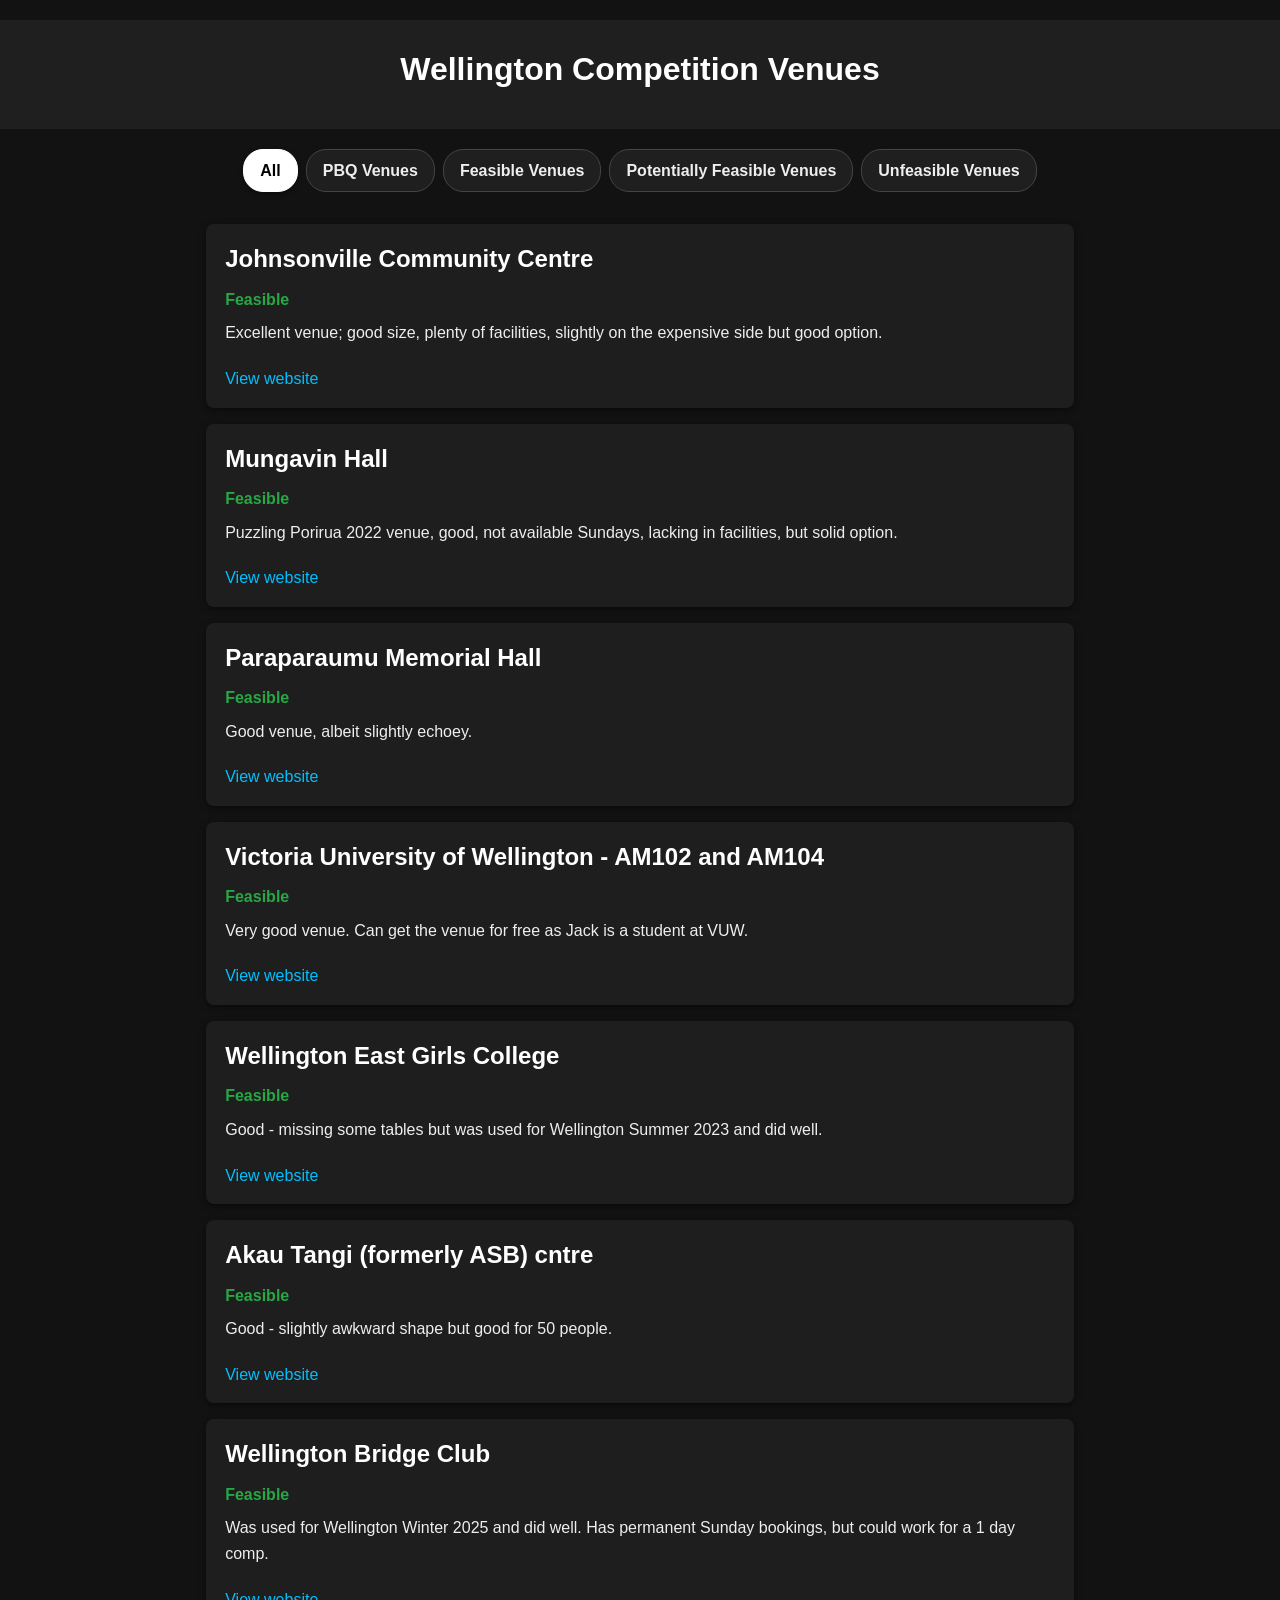
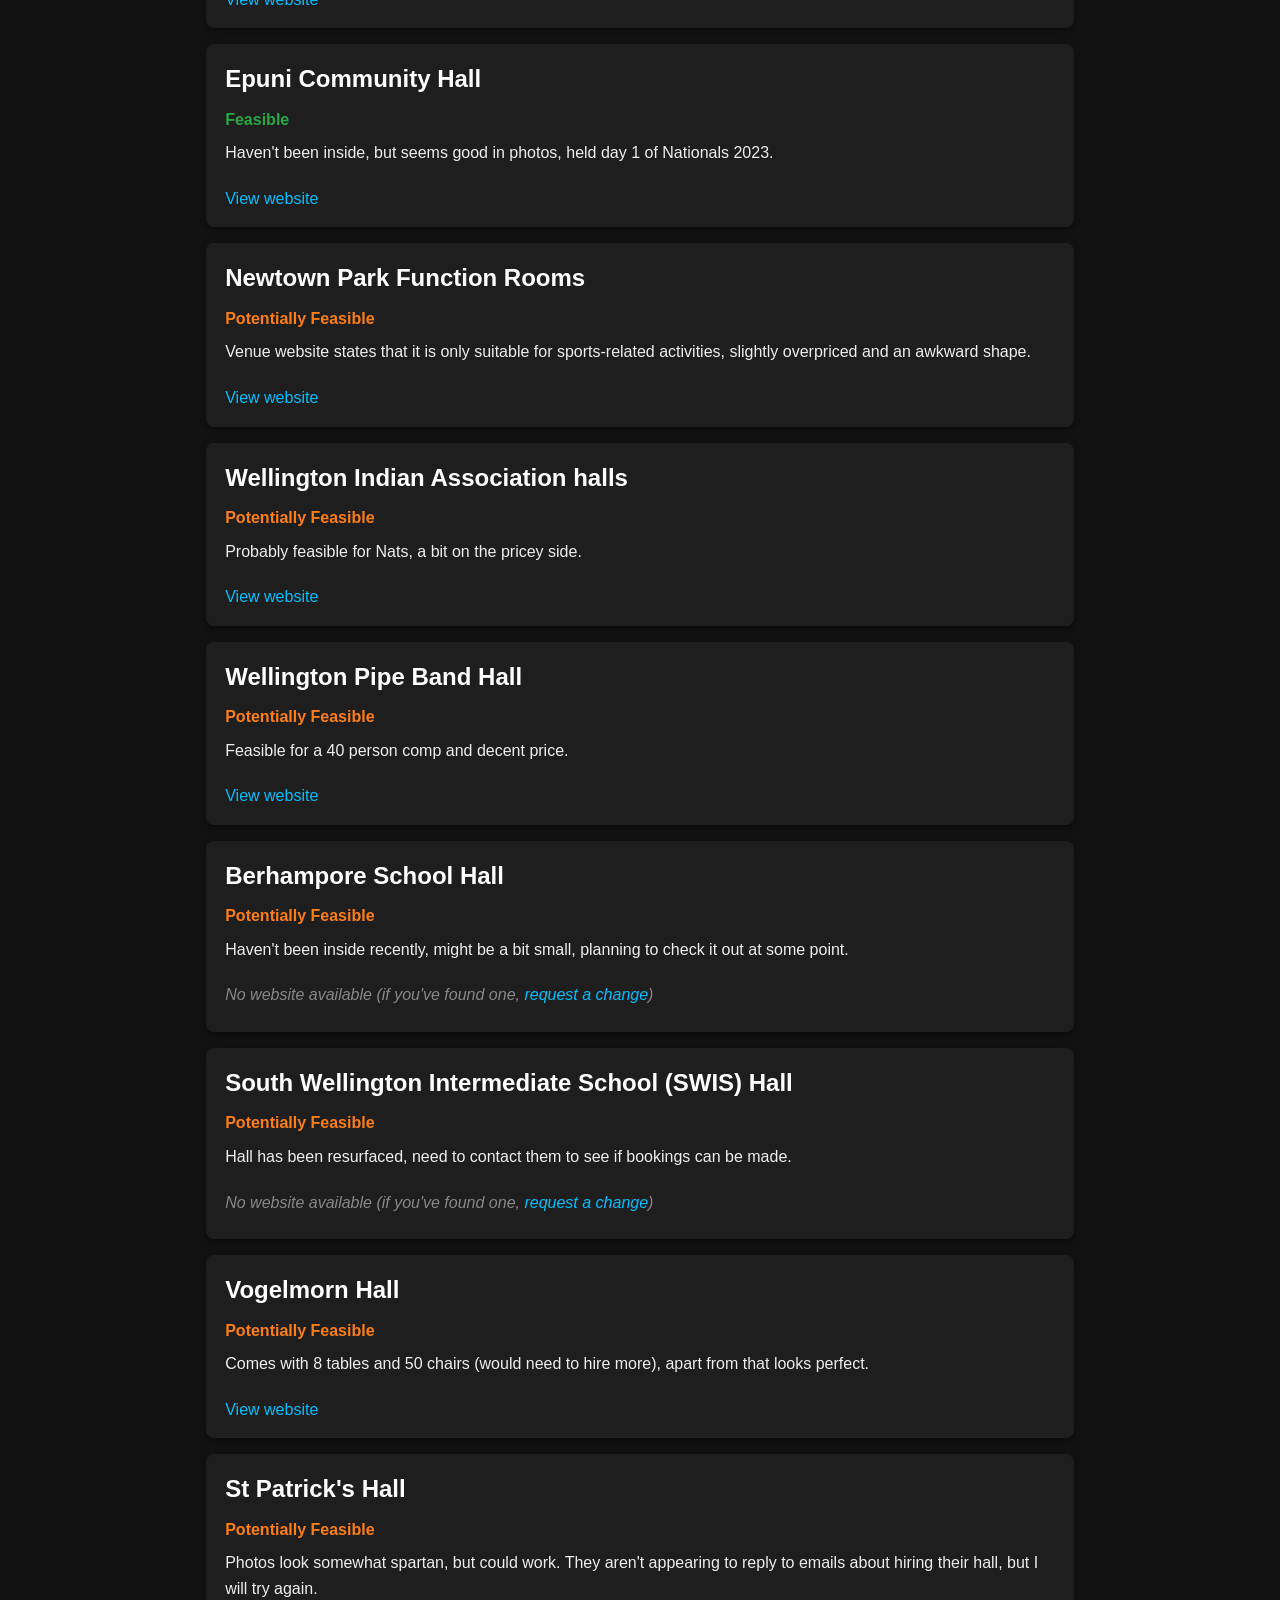
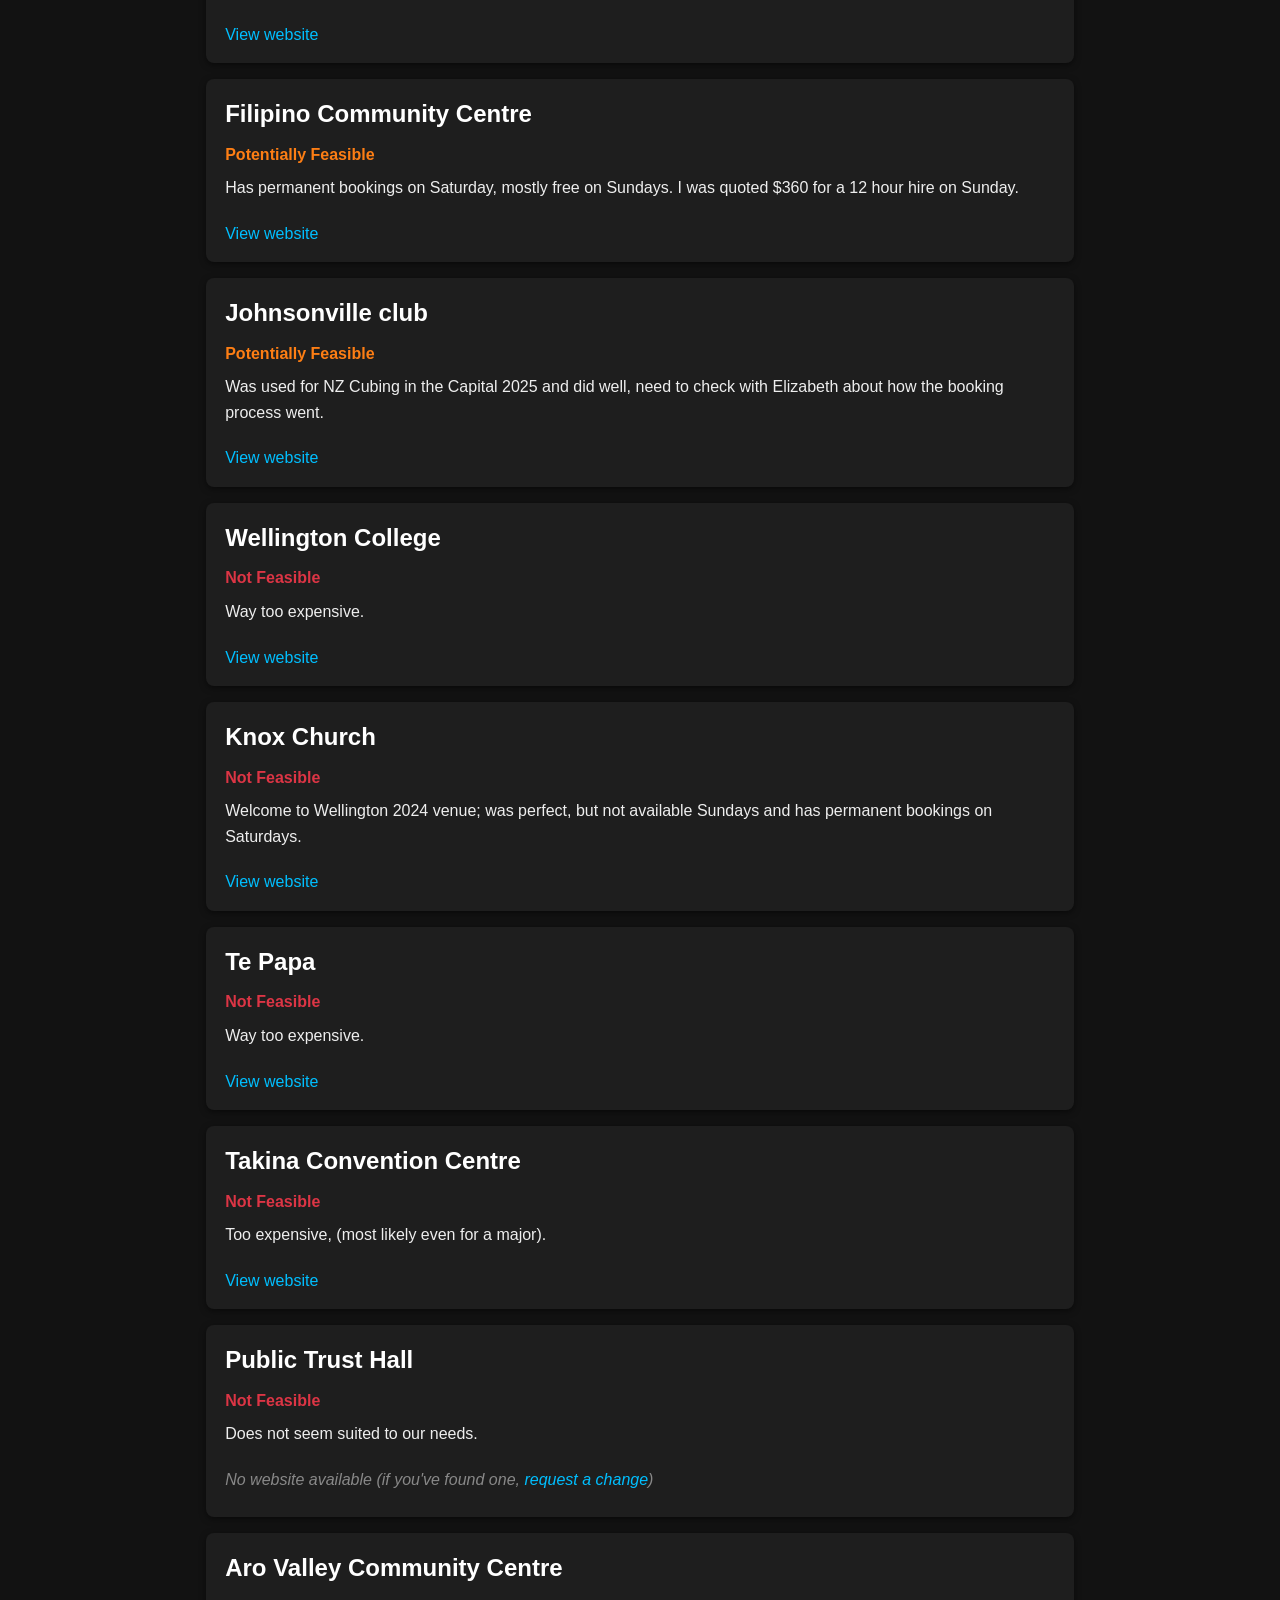
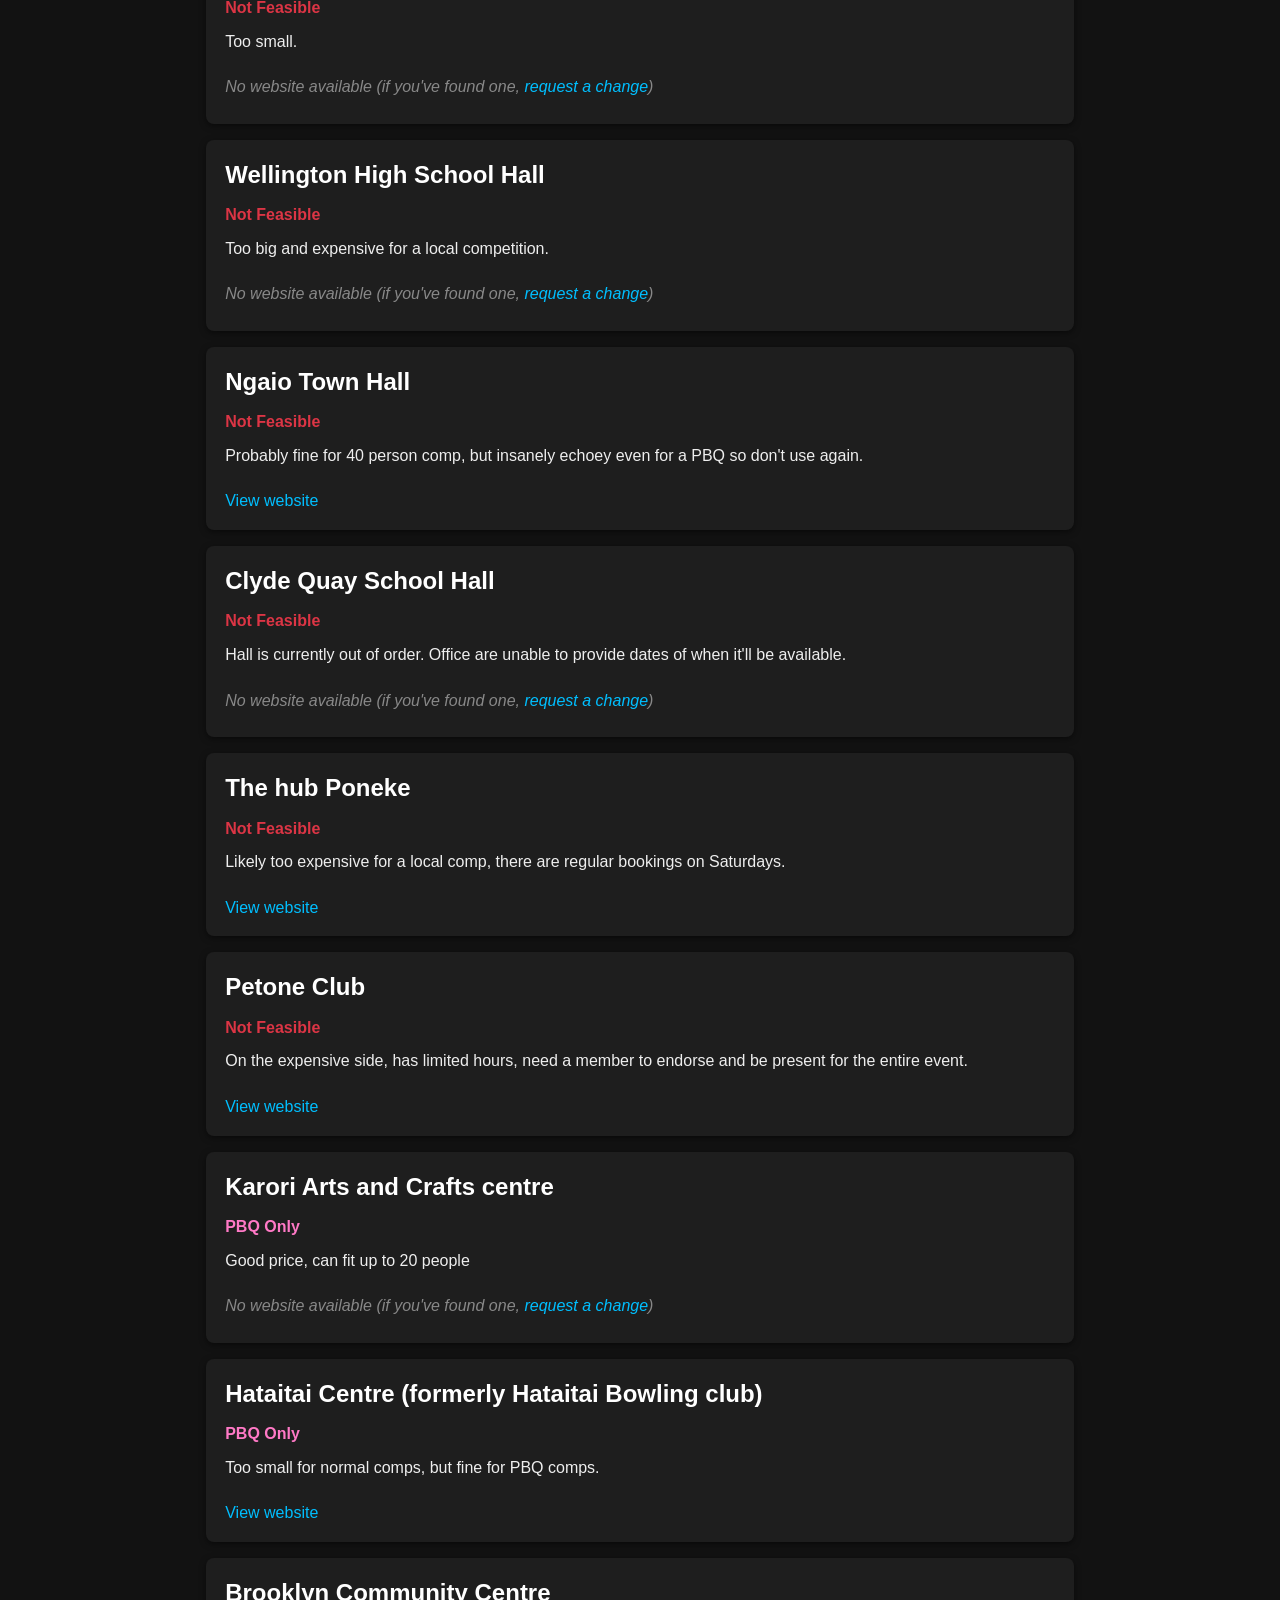
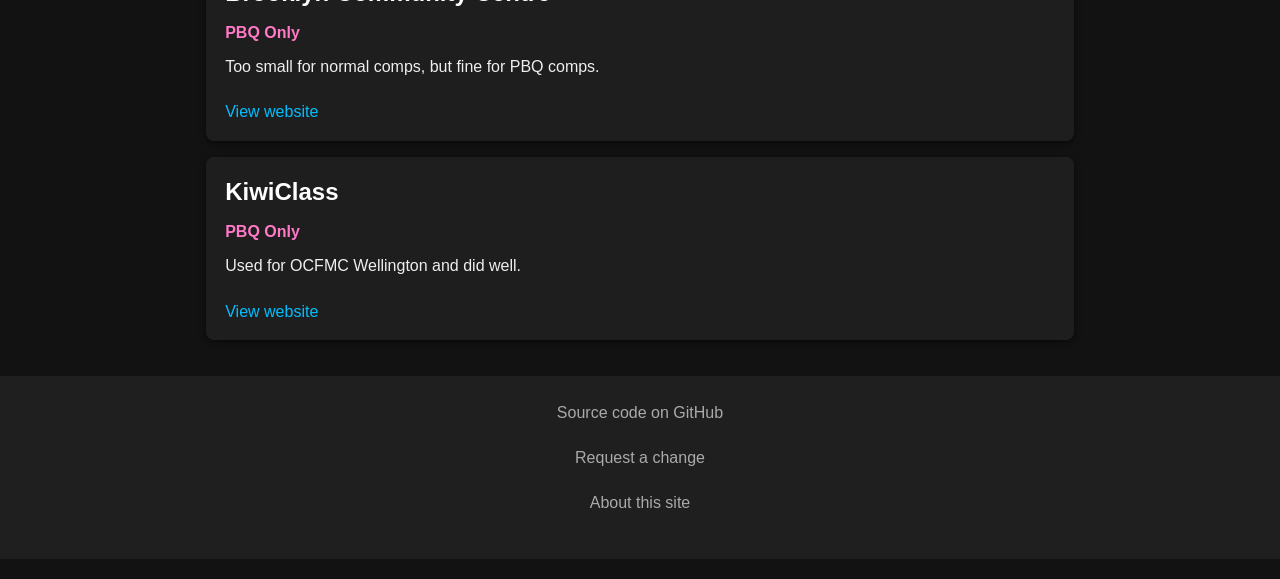
<file: index.html>
<!DOCTYPE html>
<html lang="en">
<head>
    <meta charset="UTF-8">
    <meta name="viewport" content="width=device-width, initial-scale=1.0">
    <title>Wellington Speedcubing Venues</title>
    <link rel="stylesheet" href="./css/base.css">
    <link rel="stylesheet" href="./css/filters.css">
    <link rel="stylesheet" href="./css/cards.css">
</head>
<body>
    <header>
        <h1>Wellington Competition Venues</h1>
    </header>

    <main>
        <div class="filters">
            <label>
                <input type="radio" name="filter" value="all" checked>
                All
            </label>
            <label>
                <input type="radio" name="filter" value="pbq">
                PBQ Venues
            </label>
            <label>
                <input type="radio" name="filter" value="feasible">
                Feasible Venues
            </label>
            <label>
                <input type="radio" name="filter" value="potentially feasible">
                Potentially Feasible Venues
            </label>
            <label>
                <input type="radio" name="filter" value="not feasible">
                Unfeasible Venues
            </label>
        </div>

        <div id="venue-list" class="venue-list"></div>
        <footer>
            <p><a href="https://github.com/OWelton-Rosie/wlg-comp-venues" target="_blank">Source code on GitHub</a></p>
            <p><a href="https://docs.google.com/forms/d/e/1FAIpQLSeUL7smwdQPWHp1Xgl7rZnyWGPUghqX8f7n7u0uj4lg8JkvlA/viewform?usp=header" target="_blank">Request a change</a></p>
            <p><a href="./about.html">About this site</a></p>
        </footer>
    </main>

    <script type="module">
        import { fetchVenues, venues } from './js/data.js';
        import { displayVenues } from './js/ui.js';
        import { initFilters } from './js/filters.js';
    
        // Fetch venues first
        await fetchVenues();
    
        // Display all venues
        displayVenues(venues);
    
        // Initialize filter logic
        initFilters();
    </script>
    
</body>
</html>
</file>
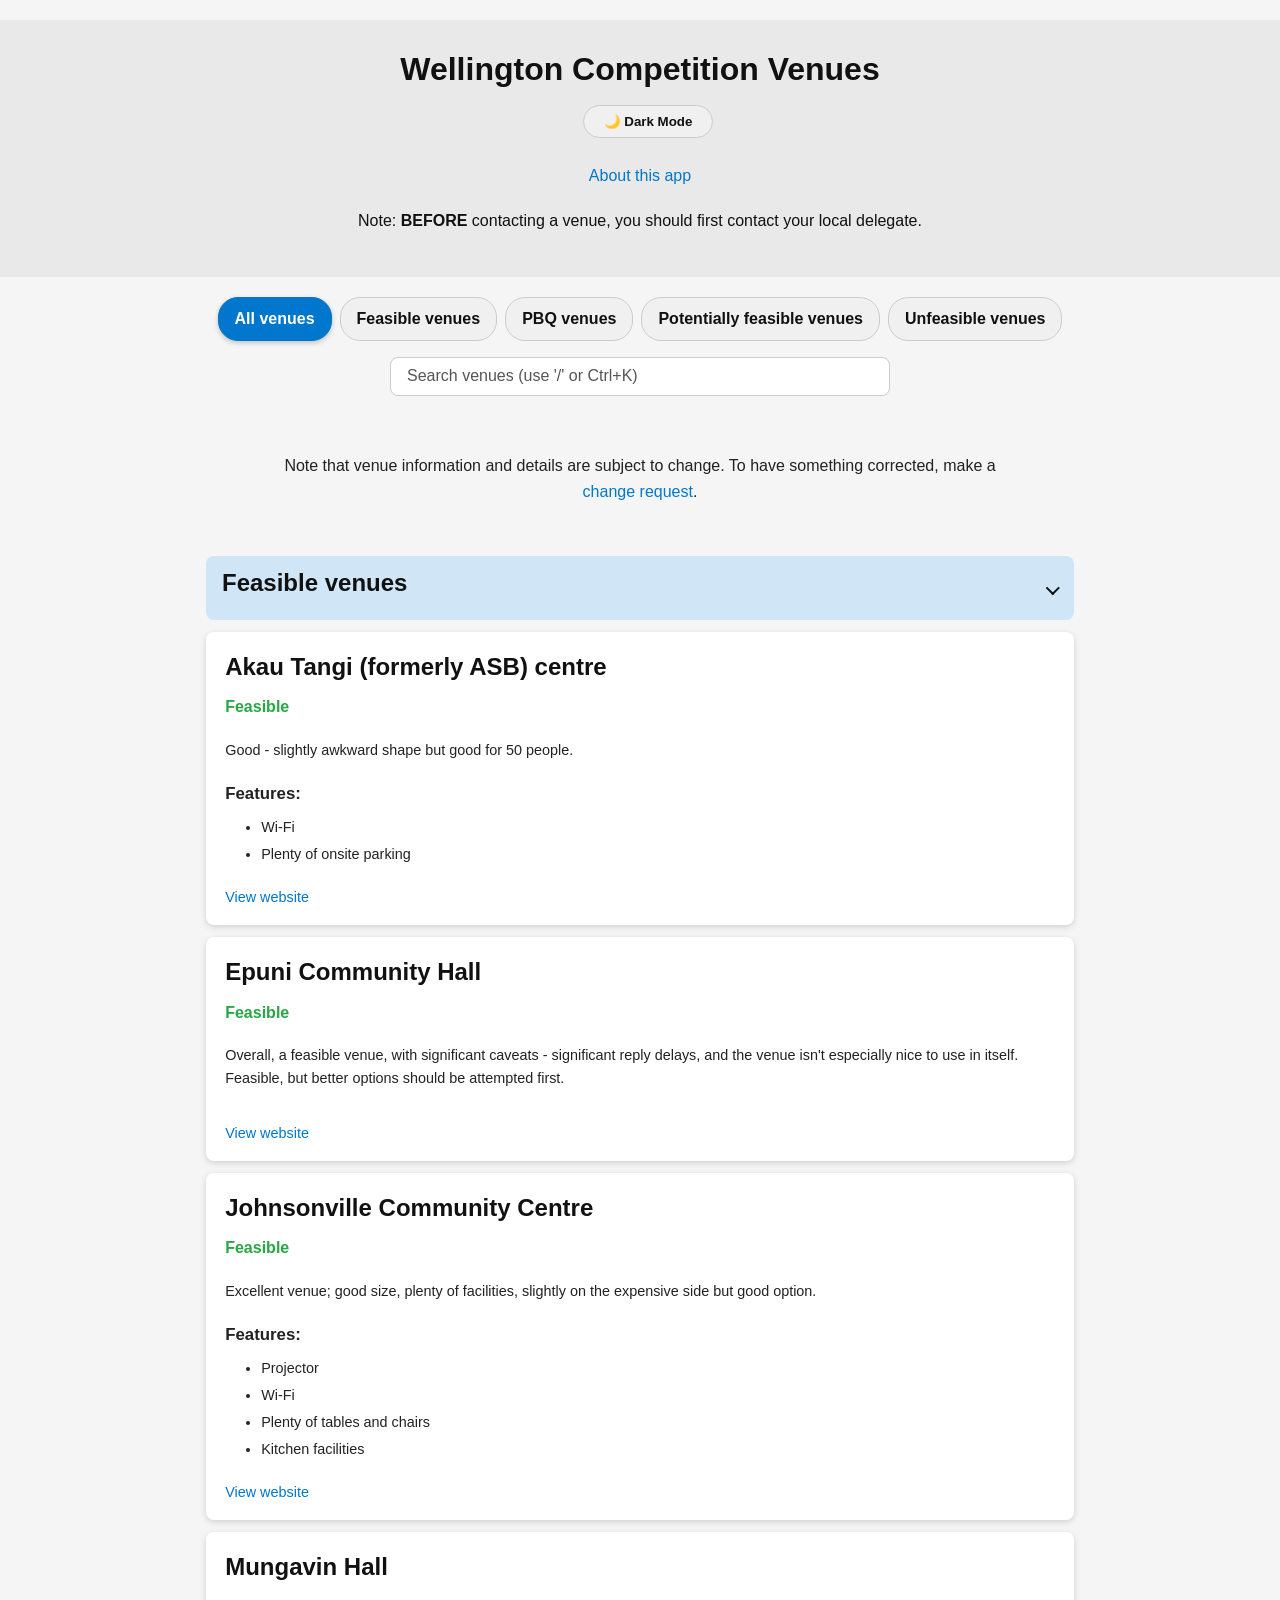
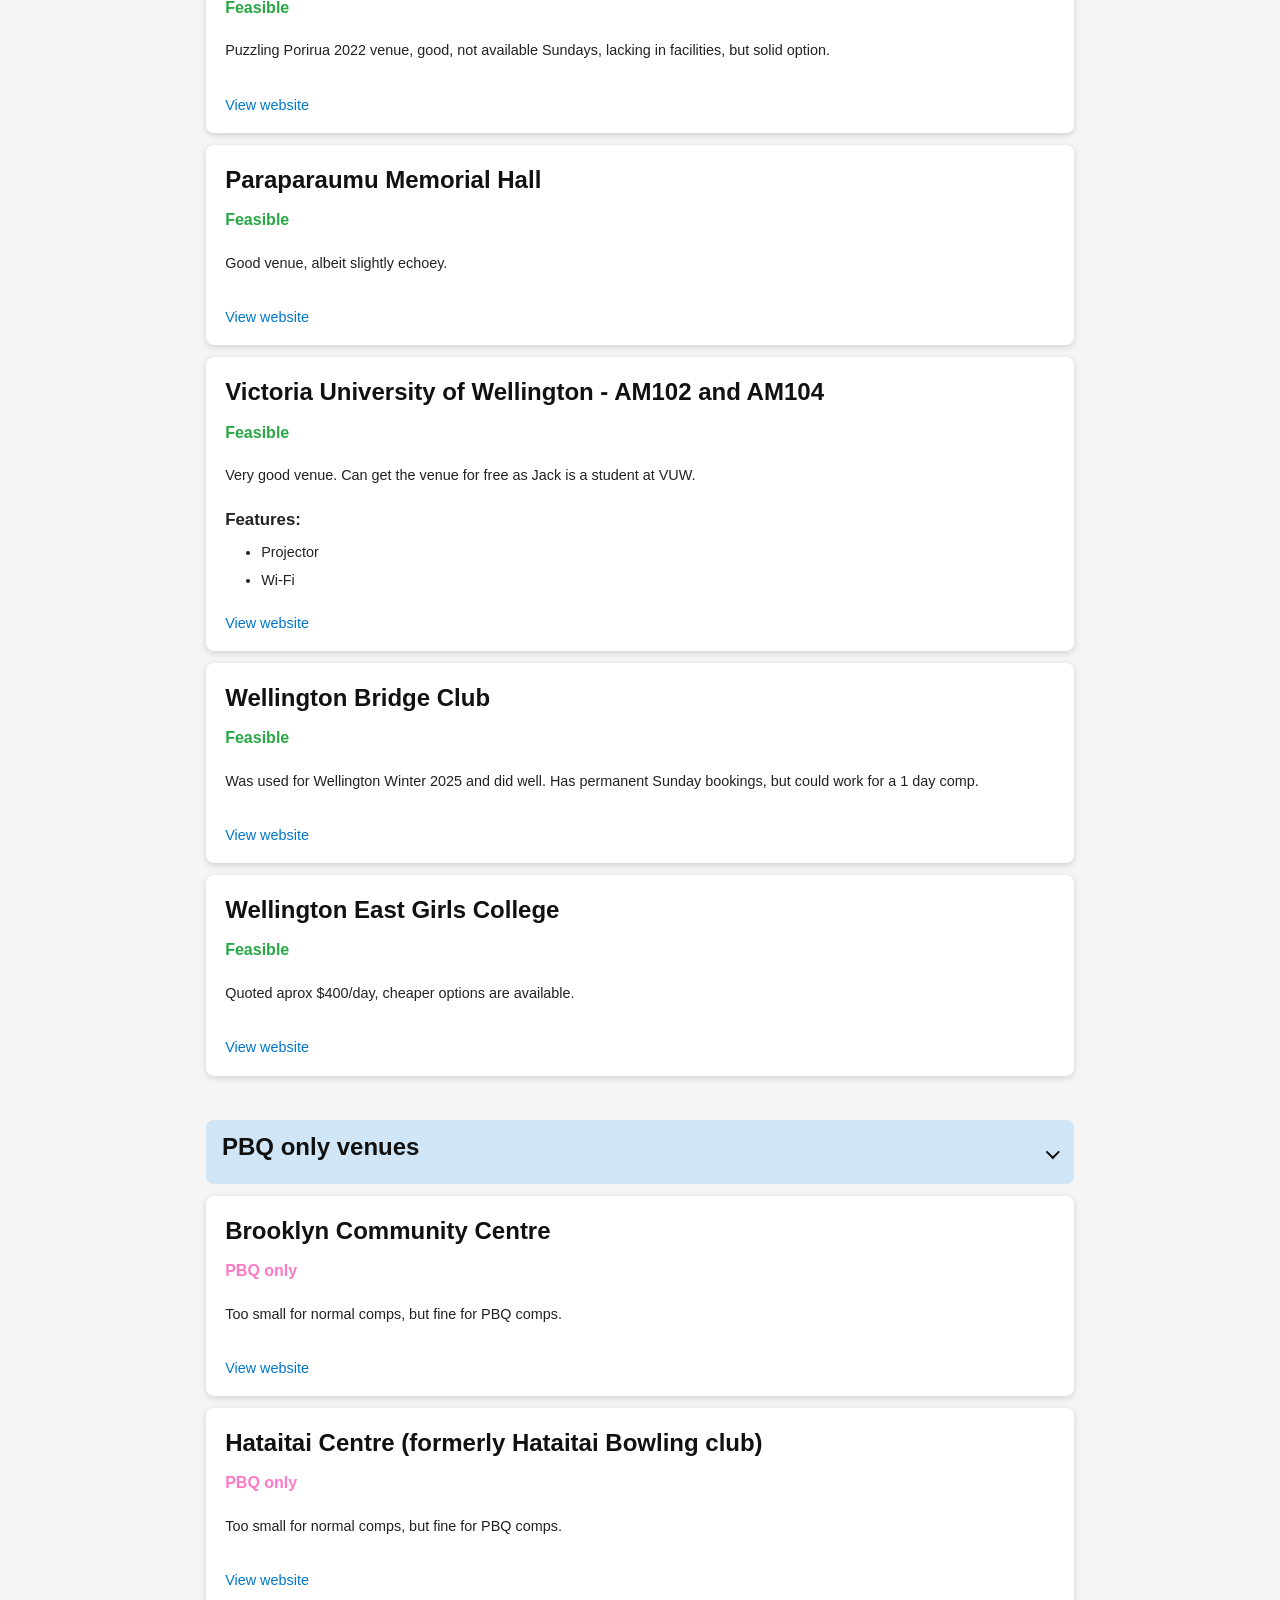
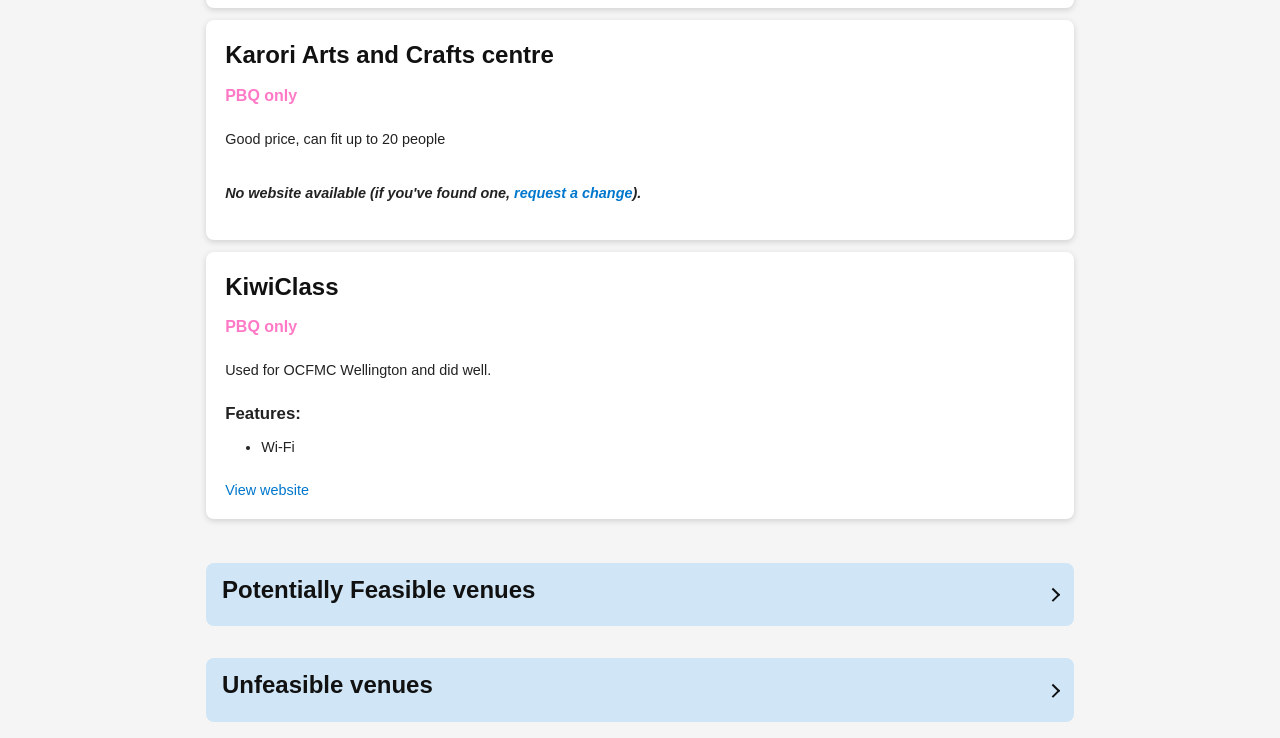
<file: src/index.html>
<!DOCTYPE html>
<html lang="en-NZ">
<head>
    <meta charset="UTF-8">
    <meta name="viewport" content="width=device-width, initial-scale=1.0">
    <title>Wellington Competition Venues</title>
    <link rel="stylesheet" href="./css/base.css">
    <link rel="stylesheet" href="./css/filters.css">
    <link rel="stylesheet" href="./css/cards.css">
    <link rel="stylesheet" href="./css/searchBar.css">
    <link rel="stylesheet" href="./css/themeToggle.css">
    <style>
        /* Hide main content by default, show only if JS runs */
        #js-content {
            display: none;
        }
    </style>
</head>
<body>
    <noscript>
        <div style="padding: 2rem; text-align: center; font-size: 1.2rem; color: red;">
            This site requires JavaScript to function. Please enable JavaScript in your browser.
        </div>
    </noscript>

    <div id="js-content">
        <header>
            <h1>Wellington Competition Venues</h1>
            <button id="theme-toggle">🌙 Dark Mode</button>
            <br>
            <br>
            <p><a href="./about.html">About this app</a></p>
            <p>Note: <strong>BEFORE</strong> contacting a venue, you should first contact your local delegate.</p>

        </header>

        <main>
            <div class="filters">
                <label>
                    <input type="radio" name="filter" value="all" checked>
                    All venues
                </label>
                <label>
                    <input type="radio" name="filter" value="feasible">
                    Feasible venues
                </label>
                <label>
                    <input type="radio" name="filter" value="pbq">
                    PBQ venues
                </label>
                <label>
                    <input type="radio" name="filter" value="potentially feasible">
                    Potentially feasible venues
                </label>
                <label>
                    <input type="radio" name="filter" value="unfeasible">
                    Unfeasible venues
                </label>
            </div>

            <div class="search-bar">
                <input type="text" id="search-input" placeholder="Search venues">
            </div>

            <br>

            <div class="center-wrapper">
            <p>Note that venue information and details are subject to change. To have something corrected, make a <a href="https://docs.google.com/forms/d/e/1FAIpQLSeUL7smwdQPWHp1Xgl7rZnyWGPUghqX8f7n7u0uj4lg8JkvlA/viewform?usp=header" target="_blank">change request</a>.</p>
            </div>


            <div id="venue-list" class="venue-list"></div>
        </main>

        <div id="footer"></div>
        <script src="./js/footer.js"></script>
      
    </div>

    <script type="module">
        // Show JS content
        document.getElementById('js-content').style.display = 'block';

        import { fetchVenues, venues } from './js/data.js';
        import { displayVenues } from './js/ui.js';
        import { initFilters } from './js/filters.js';
        import { initSearch } from './js/search.js';
        import { initThemeToggle } from './js/themeToggle.js';
        
        // Fetch venues first
        await fetchVenues();
        
        // Display all venues
        displayVenues(venues);
        
        // Initialise filter logic
        initFilters();
        
        // Initialise search
        initSearch(venues, displayVenues);
        
        // Initialise theme toggle
        initThemeToggle();
    </script>
</body>
</html>
</file>
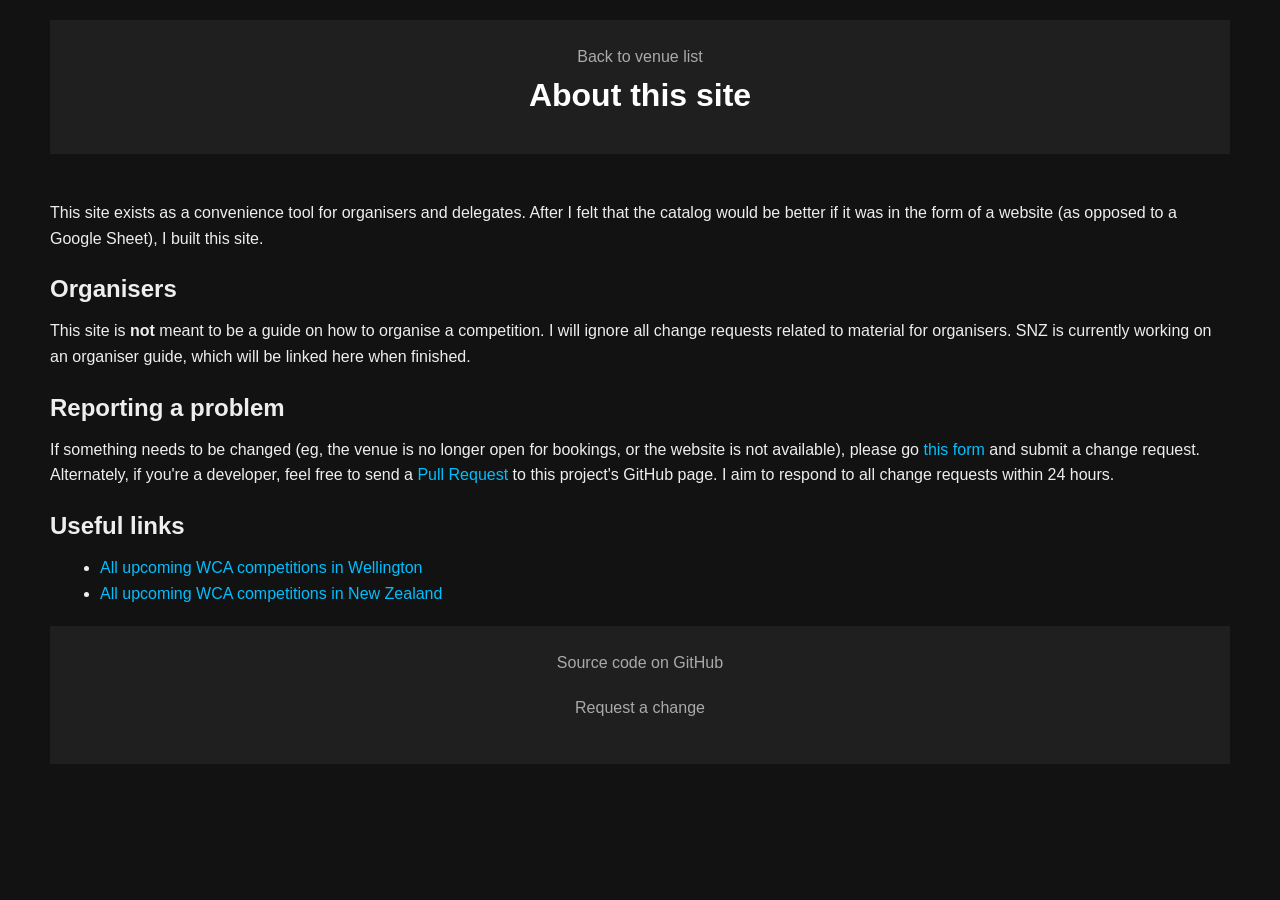
<file: about.html>
<!DOCTYPE html>
<html lang="en">
<head>
    <meta charset="UTF-8">
    <meta name="viewport" content="width=device-width, initial-scale=1.0">
    <title>Wellington Speedcubing Venues</title>
    <link rel="stylesheet" href="./css/base.css">
    <link rel="stylesheet" href="./css/filters.css">
    <link rel="stylesheet" href="./css/cards.css">
    <style>
        body, ul li {
            margin-left: 50px;
            margin-right: 50px;
        }
    </style>


</head>
<body>
    <header>
        <a href="index.html">Back to venue list</a>
        <h1>About this site</h1>
    </header>
    <main>
        <br>
        <p>This site exists as a convenience tool for organisers and delegates. After I felt that the catalog would be better if it was in the form of a website (as opposed to a Google Sheet), I built this site.</p>

        <h1>Organisers</h1>
        <p>This site is <strong>not</strong> meant to be a guide on how to organise a competition. I will ignore all change requests related to material for organisers. SNZ is currently working on an organiser guide, which will be linked here when finished.</p>


        <h1>Reporting a problem</h1>
        <p>If something needs to be changed (eg, the venue is no longer open for bookings, or the website is not available), please go <a href="https://docs.google.com/forms/d/e/1FAIpQLSeUL7smwdQPWHp1Xgl7rZnyWGPUghqX8f7n7u0uj4lg8JkvlA/viewform?usp=dialog" target="_blank">this form</a> and submit a change request. Alternately, if you're a developer, feel free to send a <a href="https://github.com/OWelton-Rosie/wlg-comp-venues/pulls" target="_blank">Pull Request</a> to this project's GitHub page. I aim to respond to all change requests within 24 hours.</p>


        <h1>Useful links</h1>
        <ul>
            <li><a href="https://www.worldcubeassociation.org/competitions?search=wellington" target="_blank">All upcoming WCA competitions in Wellington</a></li>
            <li><a href="https://speedcubing.org.nz/competitions" target="_blank">All upcoming WCA competitions in New Zealand</a></li>
        </ul>


        <footer>
            <p><a href="https://github.com/OWelton-Rosie/wlg-comp-venues" target="_blank">Source code on GitHub</a></p>
            <p><a href="https://docs.google.com/forms/d/e/1FAIpQLSeUL7smwdQPWHp1Xgl7rZnyWGPUghqX8f7n7u0uj4lg8JkvlA/viewform?usp=header" target="_blank">Request a change</a></p>
        </footer>
    </main>
    
</body>
</html>
</file>
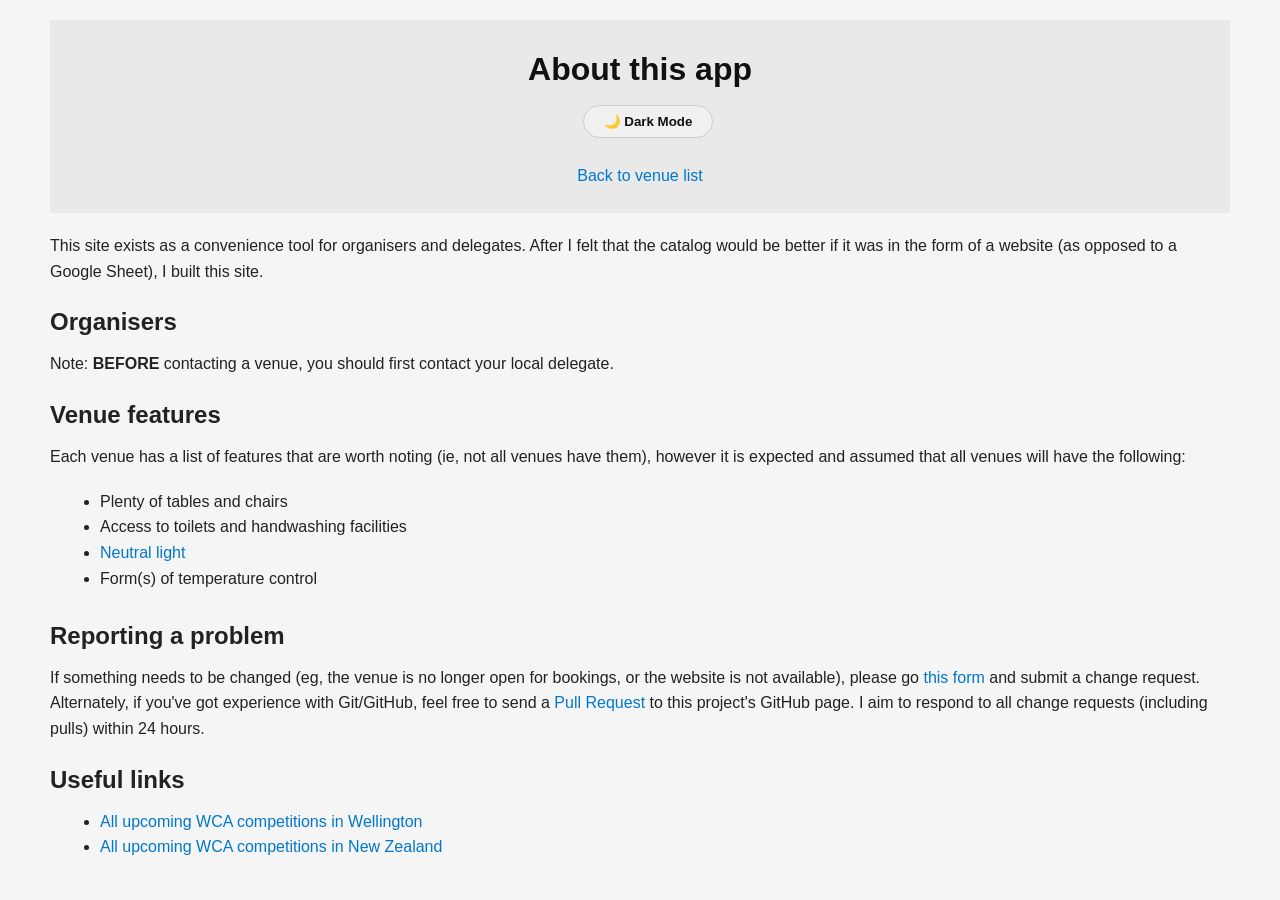
<file: src/about.html>
<!DOCTYPE html>
<html lang="en-NZ">
<head>
    <meta charset="UTF-8">
    <meta name="viewport" content="width=device-width, initial-scale=1.0">
    <title>About this app</title>
    <link rel="stylesheet" href="./css/base.css">
    <link rel="stylesheet" href="./css/filters.css">
    <link rel="stylesheet" href="./css/cards.css">
    <link rel="stylesheet" href="./css/themeToggle.css"> 

    <style>
        body, ul li {
            margin-left: 50px;
            margin-right: 50px;
        }
        /* Hide main content by default */
        #js-content {
            display: none;
        }
    </style>
</head>
<body>
    <noscript>
        <div style="padding: 2rem; text-align: center; font-size: 1.2rem; color: red;">
            This site requires JavaScript to function. Please enable JavaScript in your browser.
        </div>
    </noscript>

    <div id="js-content">
        <header>
            <h1>About this app</h1>
            <button id="theme-toggle">🌙 Dark Mode</button>
            <br>
            <br>
            <a href="index.html">Back to venue list</a>
        </header>

        <main>
            <p>This site exists as a convenience tool for organisers and delegates. After I felt that the catalog would be better if it was in the form of a website (as opposed to a Google Sheet), I built this site.</p>

            <h1>Organisers</h1>
            <p>Note: <strong>BEFORE</strong> contacting a venue, you should first contact your local delegate.</p>

            <h1>Venue features</h1>
            <p>Each venue has a list of features that are worth noting (ie, not all venues have them), however it is expected and assumed that all venues will have the following:</p>
            <ul>
                <li>Plenty of tables and chairs</li>
                <li>Access to toilets and handwashing facilities</li>
                <li><a href="https://www.worldcubeassociation.org/regulations/#7c" target="_blank">Neutral light</a></li>
                <li>Form(s) of temperature control</li>
            </ul>

            <br>

            <h1>Reporting a problem</h1>
            <p>If something needs to be changed (eg, the venue is no longer open for bookings, or the website is not available), please go <a href="https://docs.google.com/forms/d/e/1FAIpQLSeUL7smwdQPWHp1Xgl7rZnyWGPUghqX8f7n7u0uj4lg8JkvlA/viewform?usp=dialog" target="_blank">this form</a> and submit a change request. Alternately, if you've got experience with Git/GitHub, feel free to send a <a href="https://github.com/OWelton-Rosie/wlg-comp-venues/pulls" target="_blank">Pull Request</a> to this project's GitHub page. I aim to respond to all change requests (including pulls) within 24 hours.</p>

            <h1>Useful links</h1>
            <ul>
                <li><a href="https://www.worldcubeassociation.org/competitions?search=wellington" target="_blank">All upcoming WCA competitions in Wellington</a></li>
                <li><a href="https://speedcubing.org.nz/competitions" target="_blank">All upcoming WCA competitions in New Zealand</a></li>
            </ul>
        </main>

        <div id="footer"></div>
        <script src="./js/footer.js"></script>
    </div>

    <!-- import toggle JS -->
    <script type="module">
        // Show JS content
        document.getElementById('js-content').style.display = 'block';

        import { initThemeToggle } from './js/themeToggle.js';
        initThemeToggle();
    </script>
</body>
</html>
</file>
<file: css/base.css>
/* Reset and base styles */
* {
    box-sizing: border-box;
    margin: 0;
    padding: 0;
}

body {
    font-family: Arial, sans-serif;
    background-color: #121212; /* Dark theme */
    color: #eee;
    line-height: 1.6;
}

header, footer {
    background-color: #1f1f1f;
    color: #fff;
    text-align: center;
    padding: 1.5rem 0;
    margin-bottom: 20px;
    margin-top: 20px;
}

footer a, footer a:visited, header a, header a:visited {
    color: #aaa;
    text-decoration: none;
    transition: color 0.3s ease; /* transition on color */
}

footer a:hover, footer a:visited:hover, header a:hover, header a:visited:hover {
    color: #fff; /* change color on hover */
    text-decoration: underline; /* this will switch instantly */
}


header h1 {
    font-size: 2rem;
    color: #fff;
}

h1 {
    font-size: 1.5rem;
    margin-bottom: 0.6rem;
}

a, a:visited {
    color: #00bfff;
    text-decoration: none;
    transition: color 0.3s ease; /* transition on color */
}

a:hover, a:visited:hover {
    color: #009acd; /* change color on hover */
    text-decoration: underline; /* this will switch instantly */
}

p {
    margin-bottom: 1.2rem;
}

ul li {
    margin-top: 0px;
}
</file>
<file: css/filters.css>
/* Filters container */
.filters {
    display: flex;
    justify-content: center;
    flex-wrap: wrap;
    gap: 0.5rem;
    margin: 1rem 0;
}

/* Filter labels (tabs) */
.filters label {
    display: flex;
    align-items: center;
    cursor: pointer;
    background-color: #1f1f1f;
    padding: 0.5rem 1rem;
    border-radius: 20px;
    border: 1px solid #444;
    transition: all 0.2s ease;
    color: #eee;
    font-weight: 600;
}

/* Hide radio inputs */
.filters input[type="radio"] {
    display: none;
}

/* Hover effect */
.filters label:hover {
    background-color: #333;
}

/* Active filter tab */
.filters input[type="radio"]:checked + span,
.filters input[type="radio"]:checked {
    background-color: #00bfff;
    color: #fff;
    border-color: #00bfff;
    box-shadow: 0 2px 5px rgba(0,0,0,0.4);
}

.filters label.active {
    background-color: #ffff;
    color: black;
    border-color: #ffff;
    box-shadow: 0 2px 5px rgba(0,0,0,0.4);
}
</file>
<file: css/cards.css>
/* Venue list container */
.venue-list {
    display: flex;
    flex-direction: column;
    gap: 1rem;
    padding: 1rem;
    max-width: 900px;
    margin: 0 auto;
}

/* Venue cards */
.venue-card {
    background-color: #1e1e1e;
    border-radius: 8px;
    padding: 1rem 1.2rem;
    box-shadow: 0 2px 6px rgba(0,0,0,0.5);
    transition: all 0.3s ease;
}

.venue-card h2 {
    margin-top: 0;
    color: #ffff;
    margin-bottom: 0.5rem; /* space after title */
}

/* Add spacing between feasibility, comment, and link */
.venue-card p {
    margin: 0.5rem 0; /* space between p elements */
}

.venue-card a {
    color: #00bfff;
    text-decoration: none;
    display: inline-block;
    margin-top: 0.75rem; /* space above link */
}

.venue-card a:hover {
    text-decoration: underline;
}

/* Feasibility text color coding */
.feasible {
    color: #28a745;
    font-weight: bold;
}

.potentially-feasible {
    color: #fd7e14;
    font-weight: bold;
}

.not-feasible {
    color: #dc3545;
    font-weight: bold;
}

.pbq {
    color: #FF79C6; /* soft pinkish-magenta, good contrast, easier on eyes */
    font-weight: bold;
}
</file>
<file: src/css/base.css>
/* -------------------- Reset and base styles -------------------- */
* {
    box-sizing: border-box;
    margin: 0;
    padding: 0;
}

body {
    font-family: Arial, sans-serif;
    line-height: 1.6;
}

p {
    margin-bottom: 1.2rem;
}

ul li {
    margin-top: 0;
}

/* -------------------- Header & Footer common -------------------- */
header,
footer {
    text-align: center;
    padding: 1.5rem 0;
    margin: 20px 0;
}

/* -------------------- Dark mode -------------------- */
body.dark-mode {
    background-color: #121212;
    color: #eee;
}

body.dark-mode header,
body.dark-mode footer {
    background-color: #1f1f1f;
    color: #fff;
}

body.dark-mode header h1 {
    font-size: 2rem;
    color: #fff;
}

body.dark-mode h1 {
    font-size: 1.5rem;
    margin-bottom: 0.6rem;
}

/* Dark mode links */
body.dark-mode a,
body.dark-mode a:visited,
body.dark-mode footer a,
body.dark-mode footer a:visited {
    color: #aaa;
    text-decoration: none;
    transition: color 0.3s ease;
}

body.dark-mode a:hover,
body.dark-mode a:visited:hover,
body.dark-mode footer a:hover,
body.dark-mode footer a:visited:hover {
    color: #fff;
    text-decoration: underline;
}

/* -------------------- Light mode -------------------- */
body.light-mode {
    background-color: #f5f5f5;
    color: #222;
}

body.light-mode header,
body.light-mode footer {
    background-color: #e9e9e9;
    color: #111;
}

body.light-mode header h1 {
    font-size: 2rem;
    color: #111;
}

body.light-mode h1 {
    font-size: 1.5rem;
    margin-bottom: 0.6rem;
}

/* Light mode links */
body.light-mode a,
body.light-mode a:visited,
body.light-mode footer a,
body.light-mode footer a:visited {
    color: #0077cc;
    text-decoration: none;
    transition: color 0.3s ease;
}

body.light-mode a:hover,
body.light-mode a:visited:hover,
body.light-mode footer a:hover,
body.light-mode footer a:visited:hover {
    color: #005fa3;
    text-decoration: underline;
}

/* -------------------- Always-blue content + header links -------------------- */
main a,
main a:visited,
p a,
p a:visited,
ul li a,
ul li a:visited,
header a,
header a:visited {
    color: #0077cc !important;
    text-decoration: none;
}

main a:hover,
main a:visited:hover,
p a:hover,
p a:visited:hover,
ul li a:hover,
ul li a:visited:hover,
header a:hover,
header a:visited:hover {
    color: #005fa3 !important;
    text-decoration: underline;
}

.center-wrapper {
    max-width: 800px;
    margin: 0 auto;
    padding: 0 20px;
    font-size: inherit;
    text-align: center;
}

.venue-features {
    margin-left: 20px;
    margin-top: 8px;
    margin-bottom: 8px;
    padding-left: 16px;
    list-style-type: disc;
}
  
.venue-features li {
    margin-bottom: 4px;
}

/* -------------------- Category Header -------------------- */
.category-header {
    display: flex;
    justify-content: space-between;
    align-items: center;
    background-color: #d0e6f7; /* light mode background */
    color: #111; /* light mode text */
    padding: 0.5em 1em;
    border-radius: 0.5em;
    cursor: pointer;
    margin-top: 1em;
    transition: background-color 0.3s ease, color 0.3s ease;
}

body.dark-mode .category-header {
    background-color: #2c3e50; /* dark mode background */
    color: #eee; /* dark mode text */
}

.category-header h1 {
    margin: 0;
    font-size: 1.4em;
}

/* Arrow using CSS */
.category-header .arrow {
    display: inline-block;
    width: 0.6em;
    height: 0.6em;
    border-right: 2px solid currentColor;
    border-bottom: 2px solid currentColor;
    transform: rotate(45deg); /* down */
    transition: transform 0.25s ease;
    margin-left: 0.5em;
}

.category-header.collapsed .arrow {
    transform: rotate(-45deg); /* right */
}
</file>
<file: src/css/filters.css>
/* Filters container */
.filters {
    display: flex;
    justify-content: center;
    flex-wrap: wrap;
    gap: 0.5rem;
    margin: 1rem 0;
}

/* Hide radio inputs */
.filters input[type="radio"] {
    display: none;
}

/* -------------------- Dark mode -------------------- */
body.dark-mode .filters label {
    display: flex;
    align-items: center;
    cursor: pointer;
    background-color: #1f1f1f;
    padding: 0.5rem 1rem;
    border-radius: 20px;
    border: 1px solid #444;
    transition: all 0.2s ease;
    color: #eee;
    font-weight: 600;
}

body.dark-mode .filters label:hover {
    background-color: #333;
}

body.dark-mode .filters input[type="radio"]:checked + span,
body.dark-mode .filters input[type="radio"]:checked,
body.dark-mode .filters label.active {
    background-color: #00bfff;
    color: #fff;
    border-color: #00bfff;
    box-shadow: 0 2px 5px rgba(0,0,0,0.4);
}

/* -------------------- Light mode -------------------- */
body.light-mode .filters label {
    display: flex;
    align-items: center;
    cursor: pointer;
    background-color: #f0f0f0;
    padding: 0.5rem 1rem;
    border-radius: 20px;
    border: 1px solid #ccc;
    transition: all 0.2s ease;
    color: #111;
    font-weight: 600;
}

body.light-mode .filters label:hover {
    background-color: #e0e0e0;
}

body.light-mode .filters input[type="radio"]:checked + span,
body.light-mode .filters input[type="radio"]:checked,
body.light-mode .filters label.active {
    background-color: #0077cc;
    color: #fff;
    border-color: #0077cc;
    box-shadow: 0 2px 5px rgba(0,0,0,0.2);
}
</file>
<file: src/css/cards.css>
/* Venue list container */
.venue-list {
    display: flex;
    flex-direction: column;
    gap: 1rem;
    padding: 1rem;
    max-width: 900px;
    margin: 0 auto;
}

/* -------------------- Dark mode -------------------- */
body.dark-mode .venue-card {
    background-color: #1e1e1e;
    border-radius: 8px;
    padding: 1rem 1.2rem;
    box-shadow: 0 2px 6px rgba(0,0,0,0.5);
    transition: all 0.3s ease;
}

body.dark-mode .venue-card h2 {
    margin-top: 0;
    color: #fff;
    margin-bottom: 0.5rem;
}

body.dark-mode .venue-card a {
    color: #00bfff;
    text-decoration: none;
    display: inline-block;
    margin-top: 0.75rem;
}

body.dark-mode .venue-card a:hover {
    text-decoration: underline;
}

body.dark-mode .toggle-details {
    background: #0077cc;
    color: #fff;
}

body.dark-mode .toggle-details:hover {
    background: #0099ff;
}

/* -------------------- Light mode -------------------- */
body.light-mode .venue-card {
    background-color: #fff;
    border-radius: 8px;
    padding: 1rem 1.2rem;
    box-shadow: 0 2px 6px rgba(0,0,0,0.15);
    transition: all 0.3s ease;
}

body.light-mode .venue-card h2 {
    margin-top: 0;
    color: #111;
    margin-bottom: 0.5rem;
}

body.light-mode .venue-card a {
    color: #0077cc;
    text-decoration: none;
    display: inline-block;
    margin-top: 0.75rem;
}

body.light-mode .venue-card a:hover {
    text-decoration: underline;
}

body.light-mode .toggle-details {
    background: #0077cc;
    color: #fff;
}

body.light-mode .toggle-details:hover {
    background: #005fa3;
}

/* Feasibility color coding */
.feasible {
    color: #28a745;
    font-weight: bold;
}

.potentially-feasible {
    color: #fd7e14;
    font-weight: bold;
}

.unfeasible {
    color: #dc3545;
    font-weight: bold;
}

.pbq {
    color: #ff79c6;
    font-weight: bold;
}

/* Card layout */
.venue-card {
    margin: 0.75rem 0;
    padding: 0.75rem 1rem;
}

.toggle-details {
    border: none;
    border-radius: 0.3rem;
    padding: 0.3rem 0.6rem;
    cursor: pointer;
    font-size: 0.9rem;
    transition: background 0.3s ease, color 0.3s ease;
}

.details {
    margin-top: 0.5rem;
    font-size: 0.9rem;
    transition: all 0.25s ease-in-out;
}
</file>
<file: src/css/searchBar.css>
/* Search Bar Styles */
.search-bar {
    text-align: center;
    margin: 1rem 0 2rem 0;
}

/* -------------------- Dark mode -------------------- */
body.dark-mode #search-input {
    width: 90%;
    max-width: 500px;
    padding: 0.6rem 1rem;
    font-size: 1rem;
    border: 1px solid #444;
    border-radius: 8px;
    background-color: #1f1f1f;
    color: #eee;
    outline: none;
    transition: border-color 0.3s ease, box-shadow 0.3s ease;
}

body.dark-mode #search-input::placeholder {
    color: #888;
}

body.dark-mode #search-input:focus {
    border-color: #00bfff;
    box-shadow: 0 0 5px rgba(0, 191, 255, 0.5);
}

/* -------------------- Light mode -------------------- */
body.light-mode #search-input {
    width: 90%;
    max-width: 500px;
    padding: 0.6rem 1rem;
    font-size: 1rem;
    border: 1px solid #ccc;
    border-radius: 8px;
    background-color: #fff;
    color: #222;
    outline: none;
    transition: border-color 0.3s ease, box-shadow 0.3s ease;
}

body.light-mode #search-input::placeholder {
    color: #555;
}

body.light-mode #search-input:focus {
    border-color: #0077cc;
    box-shadow: 0 0 5px rgba(0, 119, 204, 0.5);
}
</file>
<file: src/css/themeToggle.css>
/* Theme Toggle Button */

/* Base button look */
#theme-toggle {
    margin-left: 1rem;
    padding: 0.5rem 1.2rem;
    border-radius: 20px;
    border: 1px solid;
    font-weight: 600;
    cursor: pointer;
    transition: all 0.3s ease;
}

/* Dark mode button */
body.dark-mode #theme-toggle {
    background-color: #1f1f1f;
    border-color: #444;
    color: #eee;
}

body.dark-mode #theme-toggle:hover {
    background-color: #333;
}

/* Light mode button */
body.light-mode #theme-toggle {
    background-color: #f0f0f0;
    border-color: #ccc;
    color: #111;
}

body.light-mode #theme-toggle:hover {
    background-color: #e0e0e0;
}
</file>
